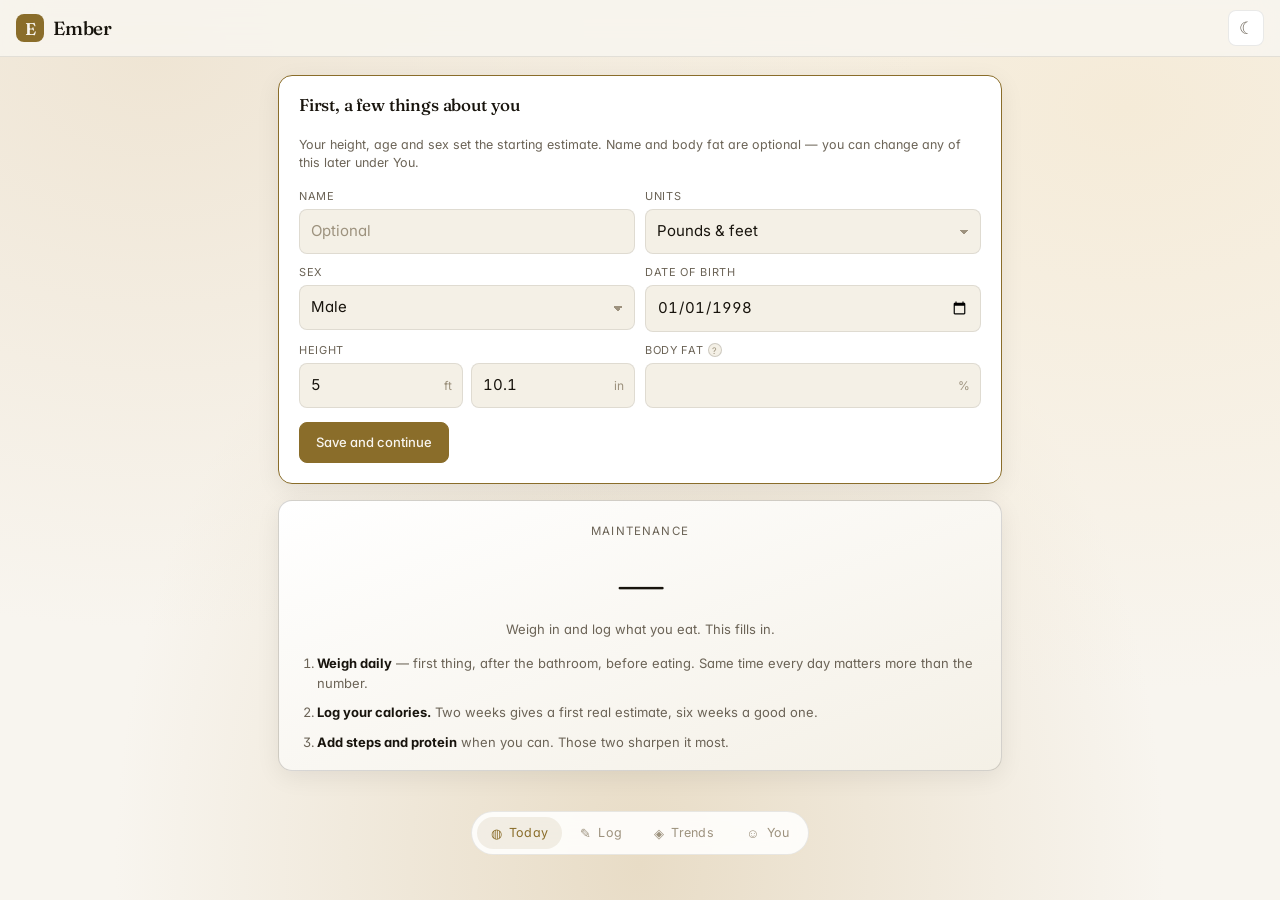
<file: index.html>
<!DOCTYPE html>
<html lang="en" data-theme="dark">
<head>
<meta charset="UTF-8" />
<meta name="viewport" content="width=device-width,initial-scale=1,viewport-fit=cover" />
<meta name="theme-color" content="#0a0908" />
<meta name="description" content="An evidence-based maintenance calorie tracker that learns your true energy expenditure from your own weight and intake data." />
<title>Ember — Maintenance Intelligence</title>

<link rel="preconnect" href="https://fonts.googleapis.com">
<link rel="preconnect" href="https://fonts.gstatic.com" crossorigin>
<link href="https://fonts.googleapis.com/css2?family=Fraunces:opsz,wght@9..144,300;9..144,400;9..144,500;9..144,600&family=Inter:wght@400;500;600;700&family=JetBrains+Mono:wght@400;500&display=swap" rel="stylesheet">

<link rel="icon" href="data:image/svg+xml,%3Csvg xmlns='http://www.w3.org/2000/svg' viewBox='0 0 100 100'%3E%3Crect width='100' height='100' rx='22' fill='%230a0908'/%3E%3Ctext x='50' y='68' font-family='Fraunces,serif' font-size='64' font-weight='500' text-anchor='middle' fill='%23c9a961'%3EE%3C/text%3E%3C/svg%3E">
<link rel="apple-touch-icon" href="data:image/svg+xml,%3Csvg xmlns='http://www.w3.org/2000/svg' viewBox='0 0 100 100'%3E%3Crect width='100' height='100' rx='22' fill='%230a0908'/%3E%3Ctext x='50' y='68' font-family='Fraunces,serif' font-size='64' font-weight='500' text-anchor='middle' fill='%23c9a961'%3EE%3C/text%3E%3C/svg%3E">
<meta name="apple-mobile-web-app-capable" content="yes" />
<meta name="apple-mobile-web-app-status-bar-style" content="black-translucent" />

<link rel="stylesheet" href="styles.css" />
</head>
<body>

<div id="app">
  <main class="main">
    <section class="card">
      <div class="card__body">
        <p class="muted">Loading…</p>
      </div>
    </section>
  </main>
</div>

<!--
  OPTIONAL CLOUD SYNC

  By default everything is stored in this browser and works offline. To sync
  across devices instead:

    1. Run schema.sql in the Supabase SQL editor.
    2. Create config.js next to this file:

         window.APP_CONFIG = {
           SUPABASE_URL: "https://xxxx.supabase.co",
           SUPABASE_ANON_KEY: "...",
           PROFILE_ID: "jawad",
         };

    3. Uncomment the script tag below.

  The tag is commented out rather than left in with an onerror fallback: a
  missing config.js still 404s, and because the site sends
  X-Content-Type-Options: nosniff the browser logs a "refused to execute"
  error that onerror does not suppress. Two red console errors on every page
  load, for a file most installs will never have.
-->
<!-- <script src="config.js"></script> -->

<script type="module" src="src/app.js"></script>

</body>
</html>
</file>
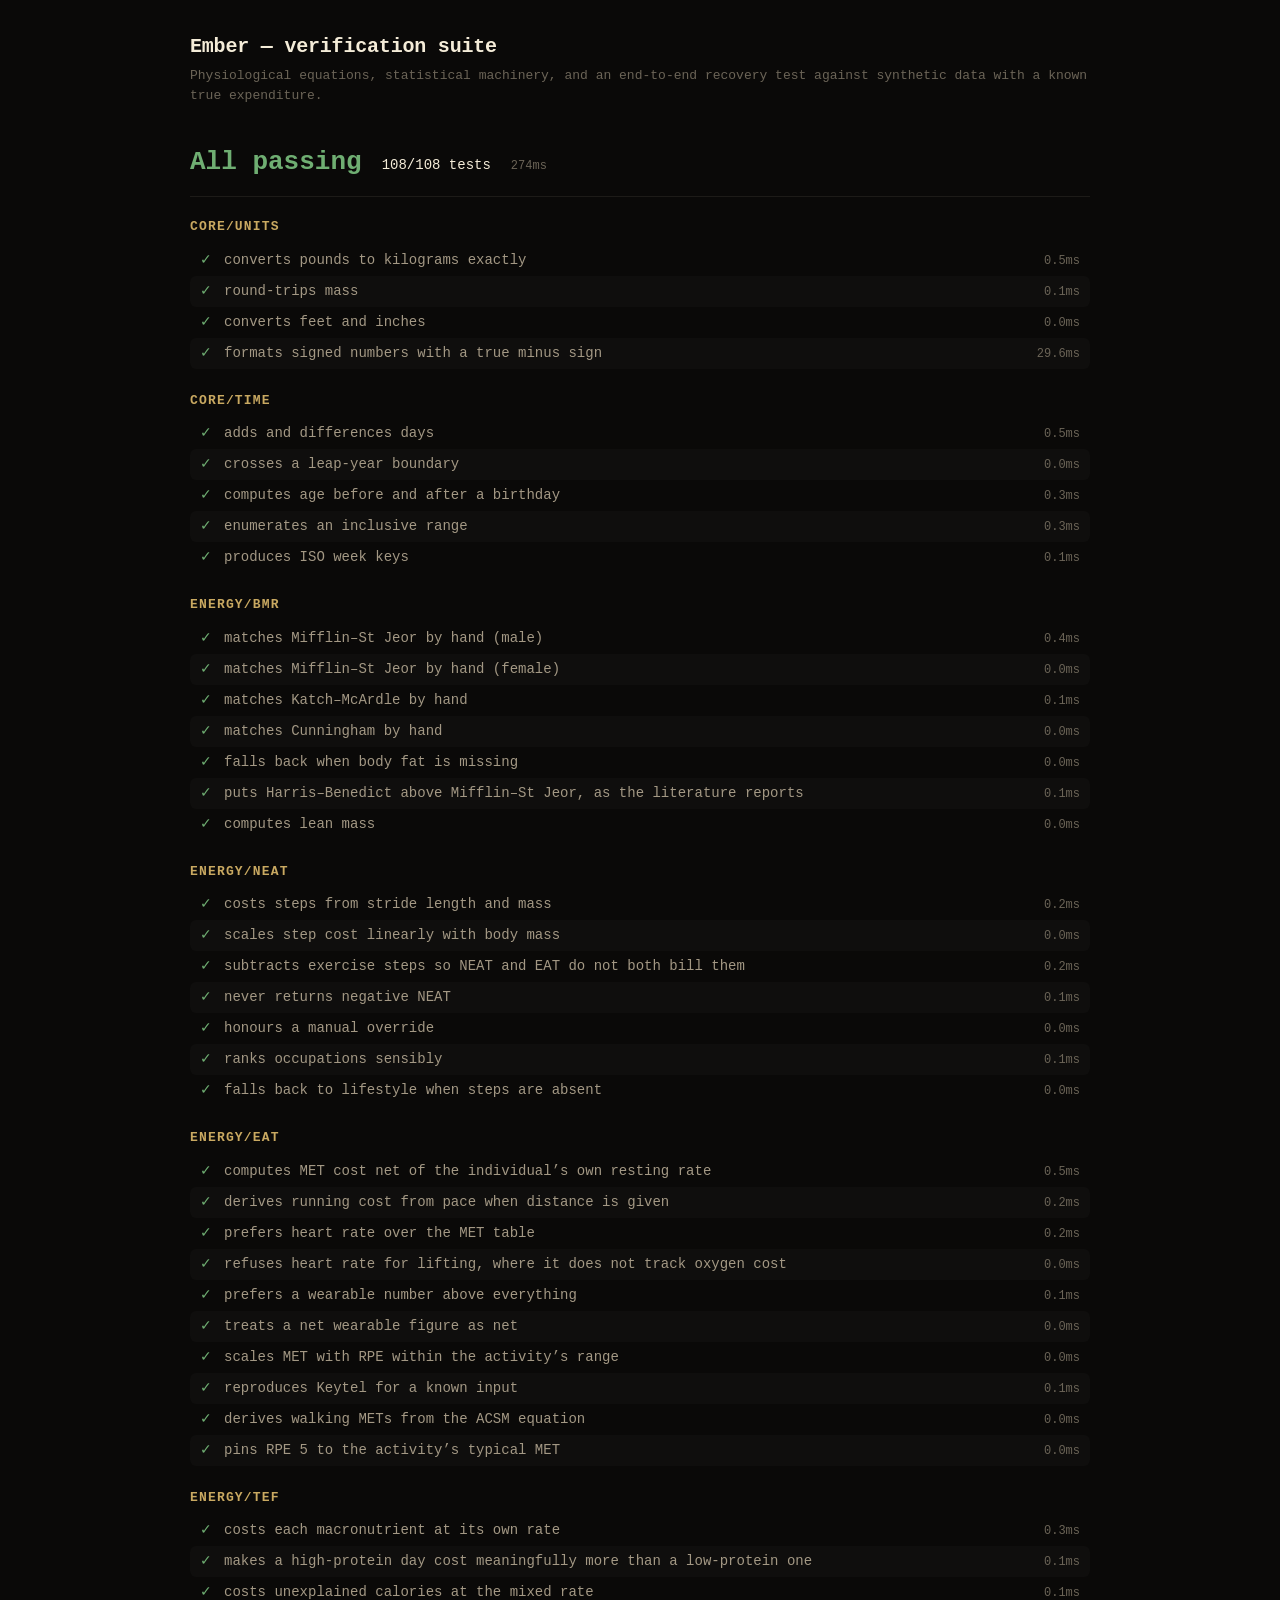
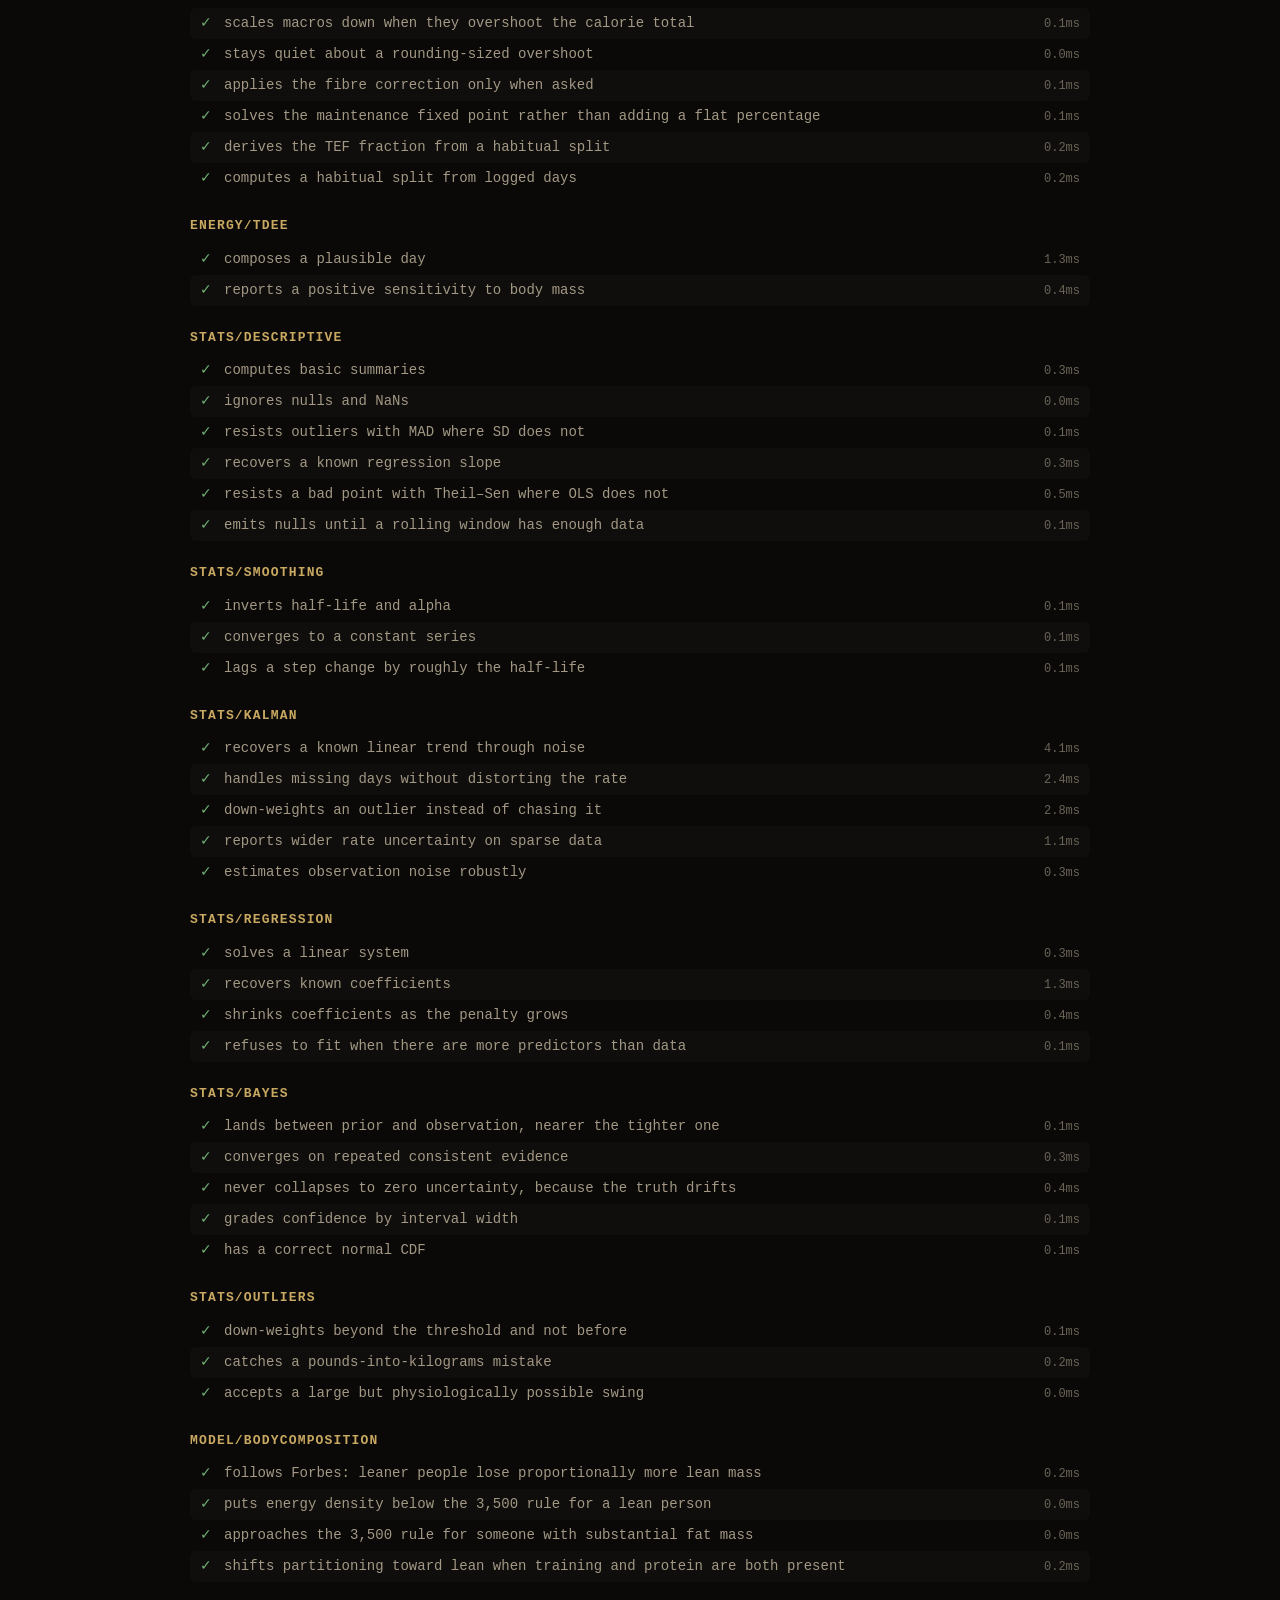
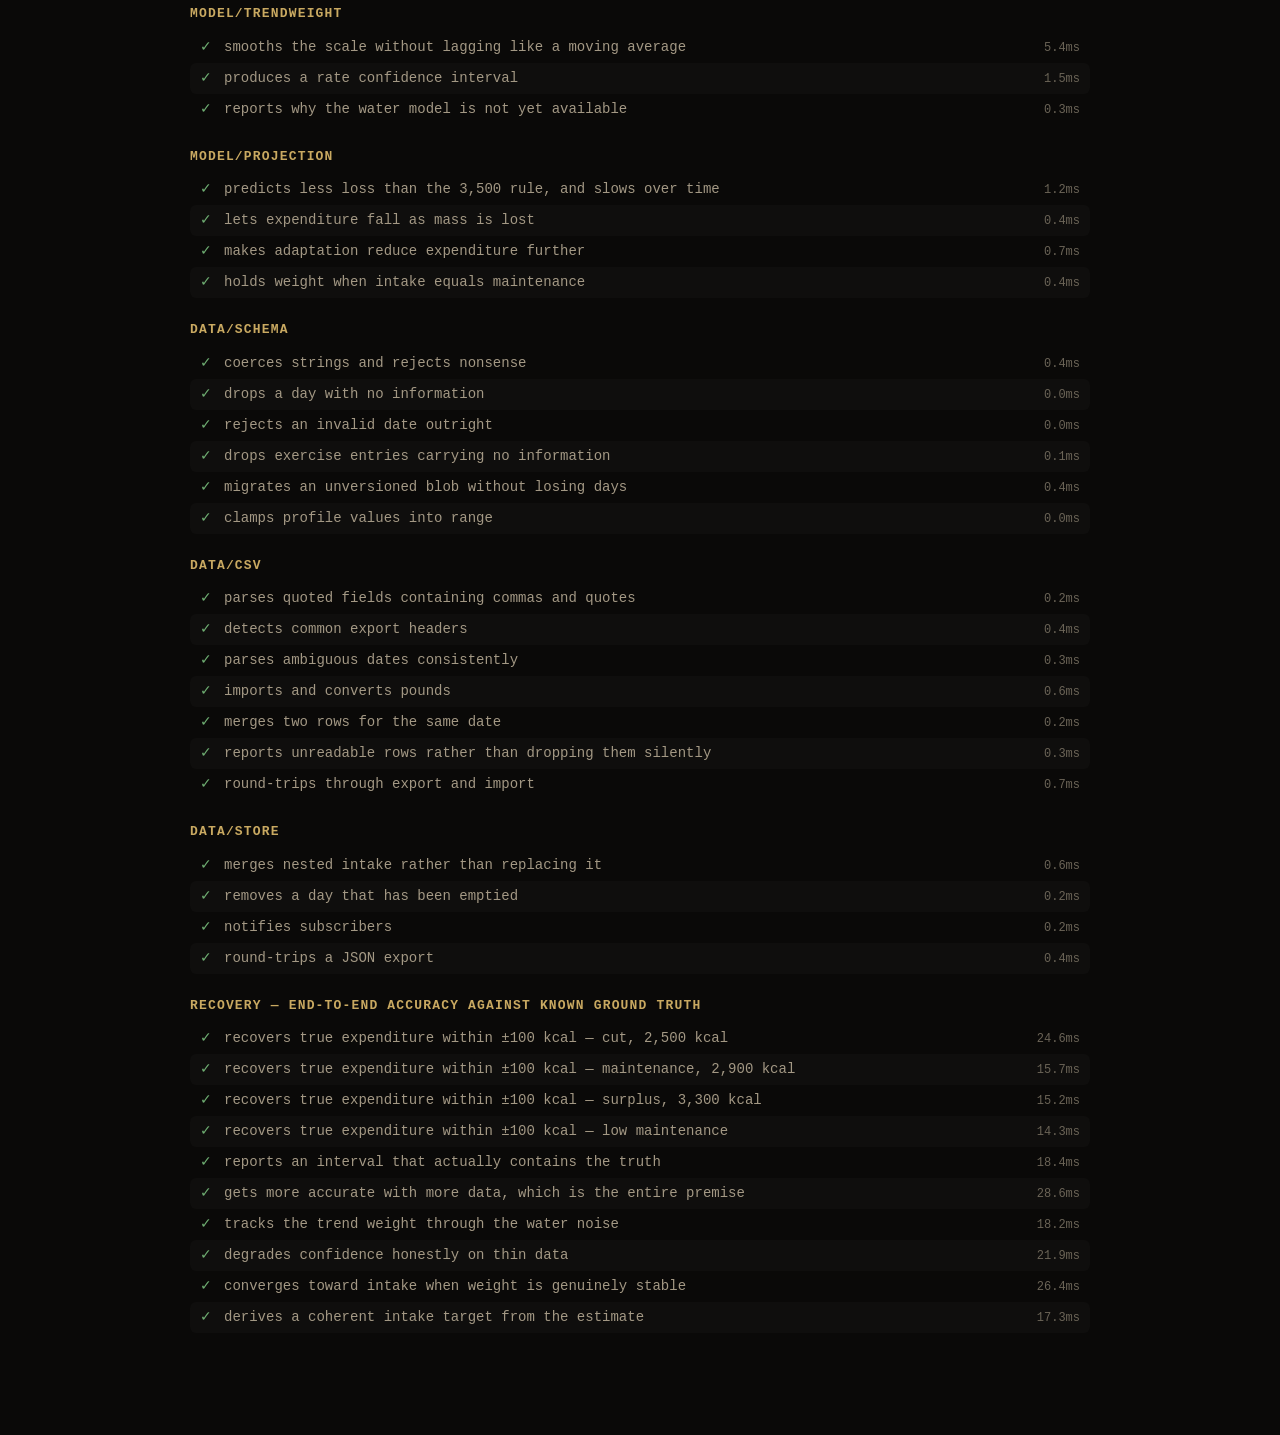
<file: tests/index.html>
<!DOCTYPE html>
<html lang="en" data-theme="dark">
<head>
<meta charset="UTF-8" />
<meta name="viewport" content="width=device-width,initial-scale=1" />
<title>Ember — verification suite</title>
<style>
  :root {
    --bg: #0a0908; --surface: #161412; --border: rgba(255,240,210,0.08);
    --text: #f4ecd8; --muted: #a39884; --dim: #6b6457;
    --pass: #6fae72; --fail: #d05a4a; --accent: #c9a961;
  }
  * { margin: 0; padding: 0; box-sizing: border-box; }
  body {
    background: var(--bg); color: var(--text); min-height: 100vh;
    font: 14px/1.5 'SF Mono', ui-monospace, Menlo, monospace;
    padding: 32px 20px 80px;
  }
  .wrap { max-width: 900px; margin: 0 auto; }
  h1 { font-size: 20px; font-weight: 600; letter-spacing: -0.01em; margin-bottom: 4px; }
  .sub { color: var(--dim); margin-bottom: 24px; font-size: 13px; }
  .summary {
    position: sticky; top: 0; background: var(--bg); padding: 14px 0;
    border-bottom: 1px solid var(--border); margin-bottom: 20px; z-index: 2;
    display: flex; gap: 20px; align-items: baseline; flex-wrap: wrap;
  }
  .big { font-size: 26px; font-weight: 600; }
  .ok { color: var(--pass); } .bad { color: var(--fail); }
  .suite { margin-bottom: 22px; }
  .suite h2 {
    font-size: 13px; text-transform: uppercase; letter-spacing: 0.09em;
    color: var(--accent); margin-bottom: 8px; font-weight: 600;
  }
  .test {
    display: flex; gap: 10px; padding: 5px 10px; border-radius: 6px;
    align-items: baseline;
  }
  .test:nth-child(odd) { background: rgba(255,255,255,0.02); }
  .mark { width: 14px; flex: none; }
  .name { flex: 1; color: var(--muted); }
  .test.fail .name { color: var(--text); }
  .ms { color: var(--dim); font-size: 12px; flex: none; }
  .err {
    margin: 2px 0 8px 34px; padding: 8px 12px; border-left: 2px solid var(--fail);
    background: rgba(208,90,74,0.08); color: #f0b9b1; font-size: 13px;
    white-space: pre-wrap; border-radius: 0 6px 6px 0;
  }
  .running { color: var(--accent); }
</style>
</head>
<body>
<div class="wrap">
  <h1>Ember — verification suite</h1>
  <p class="sub">
    Physiological equations, statistical machinery, and an end-to-end recovery test
    against synthetic data with a known true expenditure.
  </p>
  <div class="summary" id="summary"><span class="running">Running…</span></div>
  <div id="output"></div>
</div>

<script type="module">
  // Absolute, not './tests.js'. Vercel's cleanUrls serves this file at /tests
  // (no trailing slash), so a relative specifier resolves against / and 404s
  // on /tests.js. Absolute works identically under the local dev server.
  import { runAll } from '/tests/tests.js';

  const output = document.getElementById('output');
  const summary = document.getElementById('summary');

  function renderSuite(suite) {
    const el = document.createElement('section');
    el.className = 'suite';
    const failed = suite.tests.filter((t) => !t.ok).length;
    el.innerHTML = `<h2>${escapeHtml(suite.name)} ${failed ? `<span class="bad">— ${failed} failing</span>` : ''}</h2>`;
    for (const t of suite.tests) {
      const row = document.createElement('div');
      row.className = `test ${t.ok ? 'pass' : 'fail'}`;
      row.innerHTML =
        `<span class="mark ${t.ok ? 'ok' : 'bad'}">${t.ok ? '✓' : '✕'}</span>` +
        `<span class="name">${escapeHtml(t.name)}</span>` +
        `<span class="ms">${t.ms.toFixed(1)}ms</span>`;
      el.appendChild(row);
      if (!t.ok) {
        const err = document.createElement('div');
        err.className = 'err';
        err.textContent = t.error;
        el.appendChild(err);
      }
    }
    output.appendChild(el);
  }

  function escapeHtml(s) {
    return String(s).replace(/[&<>"]/g, (c) => ({ '&': '&amp;', '<': '&lt;', '>': '&gt;', '"': '&quot;' }[c]));
  }

  const started = performance.now();
  const { passed, failed, total } = await runAll(renderSuite);
  const elapsed = performance.now() - started;

  summary.innerHTML =
    `<span class="big ${failed ? 'bad' : 'ok'}">${failed ? `${failed} failing` : 'All passing'}</span>` +
    `<span>${passed}/${total} tests</span>` +
    `<span class="ms">${elapsed.toFixed(0)}ms</span>`;

  // Machine-readable hooks for the harness.
  window.__TEST_RESULTS__ = { passed, failed, total };
  document.title = failed ? `✕ ${failed} failing — Ember tests` : `✓ ${passed} passing — Ember tests`;
  console.log(`[tests] ${passed}/${total} passing, ${failed} failing, ${elapsed.toFixed(0)}ms`);
</script>
</body>
</html>
</file>
<file: styles.css>
/* ============================================================
   Ember — maintenance intelligence
   Design tokens, layout, and components.

   Mobile-first. Two themes, both first-class. Colours are declared once as
   custom properties so charts (which are inline SVG) inherit them without a
   re-render on theme change.
   ============================================================ */

:root {
  --bg:            #f8f5ef;
  --bg-grad-1:     #efe5d4;
  --bg-grad-2:     #f5ebd8;
  --bg-grad-3:     #e8dcc6;
  --surface:       #ffffff;
  --surface-2:     #f4f0e6;
  --surface-hover: #ece6d8;
  --border:        rgba(20, 16, 10, 0.09);
  --border-strong: rgba(20, 16, 10, 0.17);
  --text:          #18140d;
  --text-muted:    #6b6356;
  --text-dim:      #9d927e;

  --accent:            #8a6d2a;
  --accent-hover:      #6f561f;
  --accent-soft:       rgba(138, 109, 42, 0.10);
  --accent-soft-solid: #b79a5e;

  --good:   #4b7f4f;
  --warn:   #b07d1f;
  --danger: #b03a2a;
  --info:   #4a6e8a;

  --c-bmr:  #8a6d2a;
  --c-neat: #4a6e8a;
  --c-eat:  #b07d1f;
  --c-tef:  #6b8f6e;

  --shadow-sm: 0 1px 2px rgba(20,16,10,0.05);
  --shadow-md: 0 6px 24px rgba(20,16,10,0.07);
  --shadow-lg: 0 24px 60px rgba(20,16,10,0.10);

  --radius-sm: 8px;
  --radius:    14px;
  --radius-lg: 22px;

  --nav-h: 62px;
}

[data-theme="dark"] {
  --bg:            #0a0908;
  --bg-grad-1:     #1c1812;
  --bg-grad-2:     #14110d;
  --bg-grad-3:     #0e0c0a;
  --surface:       #161412;
  --surface-2:     #1d1a16;
  --surface-hover: #24201b;
  --border:        rgba(255, 240, 210, 0.07);
  --border-strong: rgba(255, 240, 210, 0.15);
  --text:          #f4ecd8;
  --text-muted:    #a39884;
  --text-dim:      #6b6457;

  --accent:            #c9a961;
  --accent-hover:      #dcb96e;
  --accent-soft:       rgba(201, 169, 97, 0.12);
  --accent-soft-solid: #8d7440;

  --good:   #6fae72;
  --warn:   #d9a441;
  --danger: #d05a4a;
  --info:   #7aa4c4;

  --c-bmr:  #c9a961;
  --c-neat: #7aa4c4;
  --c-eat:  #d9a441;
  --c-tef:  #6fae72;

  --shadow-sm: 0 1px 2px rgba(0,0,0,0.4);
  --shadow-md: 0 8px 28px rgba(0,0,0,0.45);
  --shadow-lg: 0 24px 60px rgba(0,0,0,0.6);
}

/* ============================================================
   BASE
   ============================================================ */

* { margin: 0; padding: 0; box-sizing: border-box; }

*:focus-visible {
  outline: 2px solid var(--accent);
  outline-offset: 2px;
  border-radius: 6px;
}

html { -webkit-text-size-adjust: 100%; scroll-behavior: smooth; }

body {
  font-family: 'Inter', -apple-system, BlinkMacSystemFont, 'Segoe UI', sans-serif;
  font-feature-settings: 'ss01', 'cv11';
  line-height: 1.5;
  color: var(--text);
  background: var(--bg);
  background-image:
    radial-gradient(at 12% 6%,  var(--bg-grad-1) 0%, transparent 48%),
    radial-gradient(at 88% 12%, var(--bg-grad-2) 0%, transparent 52%),
    radial-gradient(at 50% 96%, var(--bg-grad-3) 0%, transparent 58%);
  background-attachment: fixed;
  min-height: 100vh;
  -webkit-font-smoothing: antialiased;
  padding-bottom: calc(var(--nav-h) + env(safe-area-inset-bottom) + 12px);
  overflow-x: hidden;
}

.num {
  font-variant-numeric: tabular-nums;
  font-feature-settings: 'tnum', 'cv11';
}

.muted { color: var(--text-muted); }
.pos   { color: var(--warn); }
.neg   { color: var(--good); }

.link { color: var(--accent); text-decoration: none; border-bottom: 1px solid var(--accent-soft); }
.link:hover { color: var(--accent-hover); }

hr.rule { border: none; border-top: 1px solid var(--border); margin: 18px 0; }

/* ============================================================
   SHELL
   ============================================================ */

.topbar {
  position: sticky;
  top: 0;
  z-index: 30;
  padding: max(env(safe-area-inset-top), 10px) 16px 10px;
  background: color-mix(in srgb, var(--bg) 88%, transparent);
  backdrop-filter: saturate(1.4) blur(14px);
  -webkit-backdrop-filter: saturate(1.4) blur(14px);
  border-bottom: 1px solid var(--border);
}

.topbar__row { display: flex; align-items: center; justify-content: space-between; gap: 12px; }

.brand { display: flex; align-items: center; gap: 9px; }
.brand__mark {
  width: 28px; height: 28px; border-radius: 8px;
  display: grid; place-items: center;
  background: var(--accent); color: var(--bg);
  font-family: 'Fraunces', Georgia, serif; font-weight: 600; font-size: 17px;
  line-height: 1;
}
.brand__name {
  font-family: 'Fraunces', Georgia, serif;
  font-size: 19px; font-weight: 500; letter-spacing: -0.01em;
}

.topline {
  display: flex; align-items: center; gap: 10px;
  margin-top: 7px; font-size: 13px; color: var(--text-muted);
  overflow-x: auto; scrollbar-width: none;
}
.topline::-webkit-scrollbar { display: none; }
.topline b { color: var(--text); font-weight: 600; }
.topline__sep { width: 1px; height: 12px; background: var(--border-strong); flex: none; }

.main {
  max-width: 760px;
  margin: 0 auto;
  padding: 16px 14px 24px;
  display: flex; flex-direction: column; gap: 14px;
}

.nav {
  position: fixed; bottom: 0; left: 0; right: 0; z-index: 40;
  display: grid; grid-template-columns: repeat(4, 1fr);
  gap: 2px; padding: 6px 8px calc(6px + env(safe-area-inset-bottom));
  background: color-mix(in srgb, var(--bg) 92%, transparent);
  backdrop-filter: saturate(1.4) blur(16px);
  -webkit-backdrop-filter: saturate(1.4) blur(16px);
  border-top: 1px solid var(--border);
}

.navbtn {
  display: flex; flex-direction: column; align-items: center; gap: 2px;
  padding: 7px 4px; border: none; background: none; cursor: pointer;
  color: var(--text-dim); border-radius: var(--radius-sm);
  font: inherit; font-size: 10.5px; letter-spacing: 0.02em;
  transition: color 0.16s ease, background 0.16s ease;
}
.navbtn:hover { color: var(--text-muted); background: var(--accent-soft); }
.navbtn.is-active { color: var(--accent); background: var(--accent-soft); }
.navbtn__icon { font-size: 16px; line-height: 1; }

/* ============================================================
   CARDS
   ============================================================ */

.card {
  background: var(--surface);
  border: 1px solid var(--border);
  border-radius: var(--radius);
  box-shadow: var(--shadow-sm);
  overflow: hidden;
}

.card__head { padding: 16px 16px 0; }
.card__title {
  font-family: 'Fraunces', Georgia, serif;
  font-size: 17px; font-weight: 500; letter-spacing: -0.01em;
}
.card__sub { font-size: 12.5px; color: var(--text-muted); margin-top: 4px; line-height: 1.45; }
.card__body { padding: 14px 16px 16px; display: flex; flex-direction: column; gap: 12px; }
.card__foot { padding: 12px 16px; border-top: 1px solid var(--border); background: var(--surface-2); }

.card--hero {
  padding: 22px 18px 18px;
  background: linear-gradient(160deg, var(--surface) 0%, var(--surface-2) 100%);
  border-color: var(--border-strong);
  box-shadow: var(--shadow-md);
  display: flex; flex-direction: column; gap: 14px;
}

.hero { text-align: center; }
.hero__label {
  font-size: 11.5px; text-transform: uppercase; letter-spacing: 0.1em;
  color: var(--text-muted); display: flex; align-items: center; justify-content: center;
  gap: 8px; flex-wrap: wrap;
}
.hero__value {
  font-family: 'Fraunces', Georgia, serif;
  font-size: clamp(46px, 15vw, 62px); font-weight: 400; line-height: 1.05;
  letter-spacing: -0.03em; margin-top: 8px; color: var(--text);
}
.hero__unit {
  font-family: 'Inter', sans-serif; font-size: 16px; font-weight: 500;
  color: var(--text-muted); margin-left: 8px; letter-spacing: 0;
}
.hero__ci { font-size: 13px; color: var(--text-muted); margin-top: 6px; }
.hero__meta { display: grid; grid-template-columns: repeat(3, 1fr); gap: 8px; }
.hero__line {
  font-size: 13px; line-height: 1.55; color: var(--text-muted); text-align: center;
  max-width: 44ch; margin: 0 auto;
}

/* ============================================================
   SETUP & BANNERS
   ============================================================ */

.card--setup {
  background: var(--surface);
  border: 1px solid var(--accent);
  border-radius: var(--radius);
  box-shadow: var(--shadow-md);
}
.card--setup .card__title { margin-bottom: 2px; }
.card--setup .card__sub { margin-bottom: 4px; }
.setup-form { display: flex; flex-direction: column; gap: 14px; }
.setup-form .btn { align-self: flex-start; }

.card--accent { border-color: var(--accent); }

.banner {
  display: flex; align-items: center; gap: 12px; flex-wrap: wrap;
  padding: 12px 14px; border-radius: var(--radius);
  background: var(--accent-soft); border: 1px solid var(--accent);
  font-size: 12.5px; line-height: 1.5;
}
.banner > div { flex: 1; min-width: 180px; }
.banner b { display: block; color: var(--text); }
.banner span { color: var(--text-muted); }
.banner .btn { flex: none; }

/* ============================================================
   TODAY'S TARGET
   ============================================================ */

.target {
  display: flex; align-items: center; gap: 16px; flex-wrap: wrap;
  padding: 4px 0;
}
.target__main { flex: 1; min-width: 130px; }
.target__value {
  font-family: 'Fraunces', Georgia, serif;
  font-size: clamp(38px, 12vw, 50px); font-weight: 400; line-height: 1;
  letter-spacing: -0.03em;
}
.target__unit { font-size: 12px; color: var(--text-muted); margin-top: 4px; }
.target__side {
  display: flex; flex-direction: column; gap: 8px; font-size: 13px;
  border-left: 1px solid var(--border); padding-left: 16px; min-width: 110px;
}
.target__side b { font-size: 17px; font-weight: 600; margin-left: 6px; }
.pos-strong b { color: var(--good); }
.neg-strong b { color: var(--danger); }

.nudge {
  font-size: 12.5px; line-height: 1.55; color: var(--text-muted);
  text-align: center; padding: 4px 12px;
}

.subhead {
  font-size: 11px; text-transform: uppercase; letter-spacing: 0.08em;
  color: var(--accent); font-weight: 600; margin-top: 6px;
}

/* ============================================================
   STATS
   ============================================================ */

.stats { display: grid; gap: 8px; grid-template-columns: repeat(2, 1fr); }
.stats--3 { grid-template-columns: repeat(3, 1fr); }

.stat {
  background: var(--surface-2);
  border: 1px solid var(--border);
  border-radius: var(--radius-sm);
  padding: 10px 11px;
  min-width: 0;
}
.card--hero .stat { background: color-mix(in srgb, var(--surface) 60%, transparent); }
.stat__label {
  font-size: 10.5px; text-transform: uppercase; letter-spacing: 0.07em;
  color: var(--text-muted); line-height: 1.3;
}
.stat__value { font-size: 21px; font-weight: 600; margin-top: 3px; letter-spacing: -0.02em; }
.stat__sub { font-size: 11px; color: var(--text-dim); margin-top: 2px; line-height: 1.35; }
.stat--good .stat__value { color: var(--good); }
.stat--bad .stat__value  { color: var(--danger); }

/* ============================================================
   PILLS, NOTES, DETAILS
   ============================================================ */

.pill {
  display: inline-block; padding: 2px 8px; border-radius: 999px;
  font-size: 10px; font-weight: 600; letter-spacing: 0.05em; text-transform: uppercase;
  border: 1px solid currentColor;
}
.pill--high     { color: var(--good); }
.pill--moderate { color: var(--warn); }
.pill--low      { color: var(--danger); }
.pill--veryLow  { color: var(--danger); opacity: 0.8; }

.note {
  font-size: 12.5px; line-height: 1.55; color: var(--text-muted);
  background: var(--surface-2); border-left: 2px solid var(--border-strong);
  padding: 9px 12px; border-radius: 0 var(--radius-sm) var(--radius-sm) 0;
}
.note--warn { border-left-color: var(--warn); color: var(--text); }
.note b { color: var(--text); font-weight: 600; }

.detail { border-top: 1px solid var(--border); padding-top: 10px; }
.detail summary {
  cursor: pointer; font-size: 12.5px; font-weight: 500; color: var(--accent);
  list-style: none; display: flex; align-items: center; gap: 6px;
}
.detail summary::-webkit-details-marker { display: none; }
.detail summary::before { content: '+'; font-size: 14px; line-height: 1; width: 10px; }
.detail[open] summary::before { content: '−'; }
.detail__body {
  margin-top: 10px; font-size: 12.5px; line-height: 1.6; color: var(--text-muted);
  display: flex; flex-direction: column; gap: 9px;
}
.detail__body b { color: var(--text); }

.formula {
  font-family: 'JetBrains Mono', ui-monospace, monospace;
  font-size: 12px; background: var(--surface-2); padding: 9px 11px;
  border-radius: var(--radius-sm); color: var(--text); overflow-x: auto;
}

.cite { font-size: 11px; font-style: italic; display: block; margin-top: 2px; }
.cite-list li { font-size: 11.5px; }

.notes-list, .outliers, .terms, .sessions, .caveats {
  list-style: none; display: flex; flex-direction: column; gap: 7px;
}
.notes-list li, .outliers li, .terms li { line-height: 1.5; }
.caveats li {
  font-size: 12px; color: var(--text-muted); padding-left: 14px; position: relative;
}
.caveats li::before { content: '·'; position: absolute; left: 4px; color: var(--accent); }
.sessions li { display: flex; flex-wrap: wrap; gap: 6px; align-items: baseline; }
.sessions li > span:first-child { font-weight: 500; color: var(--text); }
.sessions li .muted { flex-basis: 100%; font-size: 11.5px; }
.terms li { display: flex; flex-wrap: wrap; gap: 6px; align-items: baseline; }
.terms li .muted { flex-basis: 100%; font-size: 11.5px; }

.adjustments { list-style: none; display: flex; flex-direction: column; gap: 6px; font-size: 12.5px; }
.adjustments li { display: flex; gap: 8px; align-items: baseline; flex-wrap: wrap; }
.adjustments li b { margin-left: auto; }
.adjustments li .muted { flex-basis: 100%; font-size: 11px; }
.adjustments__head { color: var(--text-dim); font-size: 11px; text-transform: uppercase; letter-spacing: 0.06em; }

/* ============================================================
   SEGMENT BAR
   ============================================================ */

.segbar {
  display: flex; height: 12px; border-radius: 999px; overflow: hidden;
  background: var(--surface-2); border: 1px solid var(--border);
}
.segbar__seg { display: block; height: 100%; }
.segbar__seg--bmr  { background: var(--c-bmr); }
.segbar__seg--neat { background: var(--c-neat); }
.segbar__seg--eat  { background: var(--c-eat); }
.segbar__seg--tef  { background: var(--c-tef); }

.segbar__legend {
  list-style: none; display: grid; grid-template-columns: repeat(2, 1fr); gap: 6px 12px;
  font-size: 12px;
}
.segbar__legend li { display: flex; align-items: baseline; gap: 6px; }
.segbar__legend b { margin-left: auto; }
.dot { width: 8px; height: 8px; border-radius: 3px; display: inline-block; flex: none; }
.dot--bmr  { background: var(--c-bmr); }
.dot--neat { background: var(--c-neat); }
.dot--eat  { background: var(--c-eat); }
.dot--tef  { background: var(--c-tef); }

/* ============================================================
   HORIZONTAL BARS
   ============================================================ */

.hbars { list-style: none; display: flex; flex-direction: column; gap: 7px; }
.hbar {
  display: grid; grid-template-columns: 88px 1fr auto; gap: 9px; align-items: center;
  font-size: 12px;
}
.hbar__label { color: var(--text-muted); }
.hbar__track { height: 7px; background: var(--surface-2); border-radius: 999px; overflow: hidden; }
.hbar__fill { display: block; height: 100%; background: var(--accent); border-radius: 999px; }
.hbar__fill--protein { background: var(--c-tef); }
.hbar__fill--carb    { background: var(--c-neat); }
.hbar__fill--fat     { background: var(--c-eat); }
.hbar__fill--alcohol { background: var(--danger); }
.hbar__value { font-weight: 600; }

/* ============================================================
   CHARTS
   ============================================================ */

.chart { display: flex; flex-direction: column; gap: 6px; }
.chart svg { width: 100%; height: auto; display: block; overflow: visible; }
.chart__title { font-size: 12.5px; color: var(--text-muted); font-weight: 500; }
.chart--empty {
  padding: 28px; text-align: center; color: var(--text-dim); font-size: 13px;
  background: var(--surface-2); border-radius: var(--radius-sm);
}

.chart__grid   { stroke: var(--border); stroke-width: 1; }
.chart__grid--v { opacity: 0.5; }
.chart__ytick, .chart__xtick, .chart__rulelabel {
  fill: var(--text-dim); font-size: 10px;
  font-family: 'Inter', sans-serif; font-variant-numeric: tabular-nums;
}
.chart__rule { stroke-width: 1.2; }

.chart__legend {
  list-style: none; display: flex; flex-wrap: wrap; gap: 4px 14px;
  font-size: 11.5px; color: var(--text-muted);
}
.chart__legend li { display: flex; align-items: center; gap: 5px; }
.chart__legend i { width: 10px; height: 3px; border-radius: 2px; display: inline-block; }

.spark { width: 120px; height: 28px; }

.rangebar, .chips { display: flex; gap: 6px; flex-wrap: wrap; }
.chip {
  padding: 5px 12px; border-radius: 999px; border: 1px solid var(--border-strong);
  background: var(--surface); color: var(--text-muted); font: inherit; font-size: 12px;
  cursor: pointer; transition: all 0.15s ease;
}
.chip:hover { background: var(--surface-hover); color: var(--text); }
.chip.is-active { background: var(--accent); border-color: var(--accent); color: var(--bg); font-weight: 500; }

/* ============================================================
   TABLES
   ============================================================ */

.tablewrap { overflow-x: auto; -webkit-overflow-scrolling: touch; }
.table { width: 100%; border-collapse: collapse; font-size: 12.5px; }
.table th {
  text-align: left; font-size: 10.5px; text-transform: uppercase; letter-spacing: 0.06em;
  color: var(--text-dim); font-weight: 600; padding: 6px 8px; white-space: nowrap;
  border-bottom: 1px solid var(--border);
}
.table td { padding: 7px 8px; border-bottom: 1px solid var(--border); white-space: nowrap; }
.table tbody tr:last-child td { border-bottom: none; }
.table .num { text-align: right; }
.table th.num { text-align: right; }
.row--muted td { color: var(--text-dim); }
.row--active { background: var(--accent-soft); }
.tag {
  font-size: 9.5px; text-transform: uppercase; letter-spacing: 0.06em;
  background: var(--accent); color: var(--bg); padding: 1px 6px; border-radius: 999px;
}

/* ============================================================
   FORMS
   ============================================================ */

.grid { display: grid; gap: 10px; }
.grid--2 { grid-template-columns: 1fr; }

.field { display: flex; flex-direction: column; gap: 5px; min-width: 0; }
.field--wide { grid-column: 1 / -1; }
.field__label {
  font-size: 11px; text-transform: uppercase; letter-spacing: 0.06em;
  color: var(--text-muted); display: flex; align-items: center; gap: 5px;
}
.field__hint {
  width: 14px; height: 14px; border-radius: 50%; display: inline-grid; place-items: center;
  background: var(--surface-2); border: 1px solid var(--border-strong);
  font-size: 9px; font-style: normal; color: var(--text-dim); cursor: help; flex: none;
}
.field__input { position: relative; display: flex; align-items: center; }

input[type="number"], input[type="text"], input[type="date"], select, textarea {
  width: 100%; padding: 10px 11px;
  background: var(--surface-2); color: var(--text);
  border: 1px solid var(--border); border-radius: var(--radius-sm);
  font: inherit; font-size: 15px;
  font-variant-numeric: tabular-nums;
  transition: border-color 0.15s ease, background 0.15s ease;
  -webkit-appearance: none; appearance: none;
}
input:focus, select:focus, textarea:focus {
  border-color: var(--accent); background: var(--surface); outline: none;
}
input::placeholder, textarea::placeholder { color: var(--text-dim); }
textarea { resize: vertical; line-height: 1.5; font-size: 14px; }

select {
  background-image: linear-gradient(45deg, transparent 50%, var(--text-dim) 50%),
                    linear-gradient(135deg, var(--text-dim) 50%, transparent 50%);
  background-position: calc(100% - 16px) 52%, calc(100% - 11px) 52%;
  background-size: 5px 5px, 5px 5px;
  background-repeat: no-repeat;
  padding-right: 32px;
}

.field__suffix {
  position: absolute; right: 11px; font-size: 12px; color: var(--text-dim);
  pointer-events: none;
}
.field__input:has(.field__suffix) input { padding-right: 46px; }

.field--split .split { display: grid; grid-template-columns: 1fr 1fr; gap: 8px; }

input[type="range"] {
  -webkit-appearance: none; appearance: none;
  background: var(--surface-2); height: 6px; border-radius: 999px; padding: 0;
  border: 1px solid var(--border);
}
input[type="range"]::-webkit-slider-thumb {
  -webkit-appearance: none; width: 22px; height: 22px; border-radius: 50%;
  background: var(--accent); cursor: pointer; border: 2px solid var(--surface);
  box-shadow: var(--shadow-sm);
}
input[type="range"]::-moz-range-thumb {
  width: 22px; height: 22px; border-radius: 50%; background: var(--accent);
  cursor: pointer; border: 2px solid var(--surface);
}

.toggle { display: flex; align-items: flex-start; gap: 10px; cursor: pointer; }
.toggle input { position: absolute; opacity: 0; pointer-events: none; }
.toggle__track {
  width: 38px; height: 22px; border-radius: 999px; background: var(--surface-2);
  border: 1px solid var(--border-strong); flex: none; position: relative;
  transition: background 0.18s ease, border-color 0.18s ease; margin-top: 1px;
}
.toggle__thumb {
  position: absolute; top: 2px; left: 2px; width: 16px; height: 16px; border-radius: 50%;
  background: var(--text-dim); transition: transform 0.18s ease, background 0.18s ease;
}
.toggle input:checked + .toggle__track { background: var(--accent-soft); border-color: var(--accent); }
.toggle input:checked + .toggle__track .toggle__thumb { transform: translateX(16px); background: var(--accent); }
.toggle__label { font-size: 12.5px; color: var(--text-muted); line-height: 1.45; display: flex; gap: 5px; align-items: center; flex-wrap: wrap; }

.check { display: flex; align-items: flex-start; gap: 9px; font-size: 12px; color: var(--text-muted); cursor: pointer; line-height: 1.45; }
.check input { margin-top: 2px; accent-color: var(--accent); width: 15px; height: 15px; flex: none; }

.segmented { display: flex; gap: 4px; }
.seg {
  flex: 1; padding: 9px 4px; border: 1px solid var(--border);
  background: var(--surface-2); color: var(--text-muted);
  border-radius: var(--radius-sm); font: inherit; font-size: 14px; cursor: pointer;
  transition: all 0.15s ease;
}
.seg:hover { background: var(--surface-hover); }
.seg.is-active { background: var(--accent); border-color: var(--accent); color: var(--bg); font-weight: 600; }

/* ============================================================
   BUTTONS
   ============================================================ */

.btn {
  padding: 10px 16px; border-radius: var(--radius-sm);
  border: 1px solid var(--accent); background: var(--accent); color: var(--bg);
  font: inherit; font-size: 13px; font-weight: 500; cursor: pointer;
  transition: all 0.15s ease; display: inline-flex; align-items: center; gap: 6px;
}
.btn:hover { background: var(--accent-hover); border-color: var(--accent-hover); }
.btn--ghost { background: transparent; color: var(--accent); }
.btn--ghost:hover { background: var(--accent-soft); }
.btn--danger { background: transparent; border-color: var(--danger); color: var(--danger); }
.btn--danger:hover { background: color-mix(in srgb, var(--danger) 12%, transparent); }
.btnrow { display: flex; gap: 8px; flex-wrap: wrap; }

.iconbtn {
  width: 36px; height: 36px; border-radius: var(--radius-sm);
  border: 1px solid var(--border); background: var(--surface);
  color: var(--text-muted); font-size: 17px; cursor: pointer; flex: none;
  display: grid; place-items: center; transition: all 0.15s ease;
}
.iconbtn:hover:not(:disabled) { background: var(--surface-hover); color: var(--text); }
.iconbtn:disabled { opacity: 0.35; cursor: default; }
.iconbtn--ghost { border-color: transparent; background: transparent; width: 30px; height: 30px; }

/* ============================================================
   LOG VIEW
   ============================================================ */

.datebar {
  display: flex; align-items: center; gap: 10px;
  background: var(--surface); border: 1px solid var(--border);
  border-radius: var(--radius); padding: 8px 10px;
}
.datebar__center { flex: 1; display: flex; flex-direction: column; align-items: center; gap: 2px; }
.datebar__input {
  border: none; background: none; text-align: center; padding: 0;
  font-size: 13px; color: var(--text-muted); width: auto;
}
.datebar__label {
  font-family: 'Fraunces', Georgia, serif; font-size: 16px; font-weight: 500;
}

.exercise {
  border: 1px solid var(--border); border-radius: var(--radius-sm);
  padding: 11px; display: flex; flex-direction: column; gap: 10px;
  background: var(--surface-2);
}
.exercise__head { display: flex; align-items: center; gap: 8px; }
.exercise__head b { margin-left: auto; font-size: 14px; }
.exercise__badge {
  font-size: 9.5px; text-transform: uppercase; letter-spacing: 0.06em; font-weight: 600;
  padding: 2px 7px; border-radius: 999px; border: 1px solid currentColor; color: var(--text-dim);
}
.exercise__badge--wearable  { color: var(--good); }
.exercise__badge--heartRate { color: var(--danger); }
.exercise__badge--speed     { color: var(--info); }
.exercise__badge--met       { color: var(--text-dim); }
.exercise__rationale { font-size: 11.5px; line-height: 1.45; }

/* ============================================================
   QUALITY, PROVIDERS, MISC
   ============================================================ */

.quality { display: flex; gap: 14px; align-items: flex-start; }
.quality__score {
  font-family: 'Fraunces', Georgia, serif; font-size: 34px; line-height: 1;
  color: var(--accent); flex: none;
}
.quality__score span { font-size: 14px; color: var(--text-dim); }
.quality__list { list-style: none; display: flex; flex-direction: column; gap: 7px; font-size: 12.5px; }
.quality__item { padding-left: 14px; position: relative; line-height: 1.5; color: var(--text-muted); }
.quality__item::before { content: '·'; position: absolute; left: 4px; }
.quality__item--warn::before { content: '!'; color: var(--warn); font-weight: 700; font-size: 11px; }

.providers { list-style: none; display: flex; flex-direction: column; gap: 12px; }
.provider__head { display: flex; align-items: center; gap: 8px; justify-content: space-between; }
.provider p { font-size: 12px; line-height: 1.5; margin-top: 3px; }

.projection-controls { display: flex; flex-direction: column; gap: 9px; }
.projection-readout { font-size: 14px; display: flex; gap: 8px; align-items: baseline; }

.empty-steps ol { padding-left: 20px; display: flex; flex-direction: column; gap: 9px; font-size: 13px; line-height: 1.55; color: var(--text-muted); }
.empty-steps ol b { color: var(--text); }
.empty-steps p { margin-top: 12px; font-size: 12.5px; }

.trace {
  font-family: 'JetBrains Mono', ui-monospace, monospace; font-size: 11px;
  background: var(--surface-2); padding: 10px; border-radius: var(--radius-sm);
  overflow-x: auto; color: var(--text-dim); max-height: 200px;
}

.toast {
  position: fixed; left: 50%; bottom: calc(var(--nav-h) + env(safe-area-inset-bottom) + 14px);
  transform: translate(-50%, 12px); z-index: 60;
  background: var(--text); color: var(--bg);
  padding: 11px 18px; border-radius: 999px; font-size: 13px; font-weight: 500;
  box-shadow: var(--shadow-lg); opacity: 0; pointer-events: none;
  transition: opacity 0.22s ease, transform 0.22s ease;
  max-width: calc(100vw - 32px); text-align: center;
}
.toast.is-visible { opacity: 1; transform: translate(-50%, 0); }
.toast--warn { background: var(--danger); color: #fff; }

/* ============================================================
   RESPONSIVE
   ============================================================ */

/* Narrow phones: three columns of supporting stats forces two- and three-line
   labels. Lay them out as rows instead — label left, value right. */
@media (max-width: 480px) {
  .hero__meta { grid-template-columns: 1fr; gap: 6px; }
  .hero__meta .stat {
    display: grid;
    grid-template-columns: 1fr auto;
    align-items: baseline;
    column-gap: 12px;
  }
  .hero__meta .stat__label { grid-column: 1; grid-row: 1; }
  .hero__meta .stat__value { grid-column: 2; grid-row: 1; margin-top: 0; font-size: 19px; }
  .hero__meta .stat__sub   { grid-column: 1 / -1; grid-row: 2; }
}

@media (min-width: 560px) {
  .grid--2 { grid-template-columns: 1fr 1fr; }
  .stats { grid-template-columns: repeat(3, 1fr); }
  .main { padding: 20px 18px 28px; gap: 16px; }
}

@media (min-width: 860px) {
  body { padding-bottom: 24px; }

  .nav {
    position: sticky; top: 0; bottom: auto;
    max-width: 760px; margin: 12px auto 0;
    grid-template-columns: repeat(4, auto);
    justify-content: center; gap: 4px;
    border: 1px solid var(--border); border-radius: 999px;
    padding: 5px; width: fit-content;
    background: color-mix(in srgb, var(--surface) 88%, transparent);
  }
  .navbtn { flex-direction: row; gap: 7px; padding: 7px 14px; font-size: 12.5px; border-radius: 999px; }
  .navbtn__icon { font-size: 13px; }

  .main { padding-top: 18px; }
  .card__body { padding: 16px 20px 20px; }
  .card__head { padding: 18px 20px 0; }
  .segbar__legend { grid-template-columns: repeat(4, 1fr); }
}

@media (prefers-reduced-motion: reduce) {
  *, *::before, *::after { transition-duration: 0.01ms !important; animation-duration: 0.01ms !important; }
  html { scroll-behavior: auto; }
}

@media print {
  .nav, .topbar, .toast { display: none; }
  .card { break-inside: avoid; box-shadow: none; }
}
</file>
